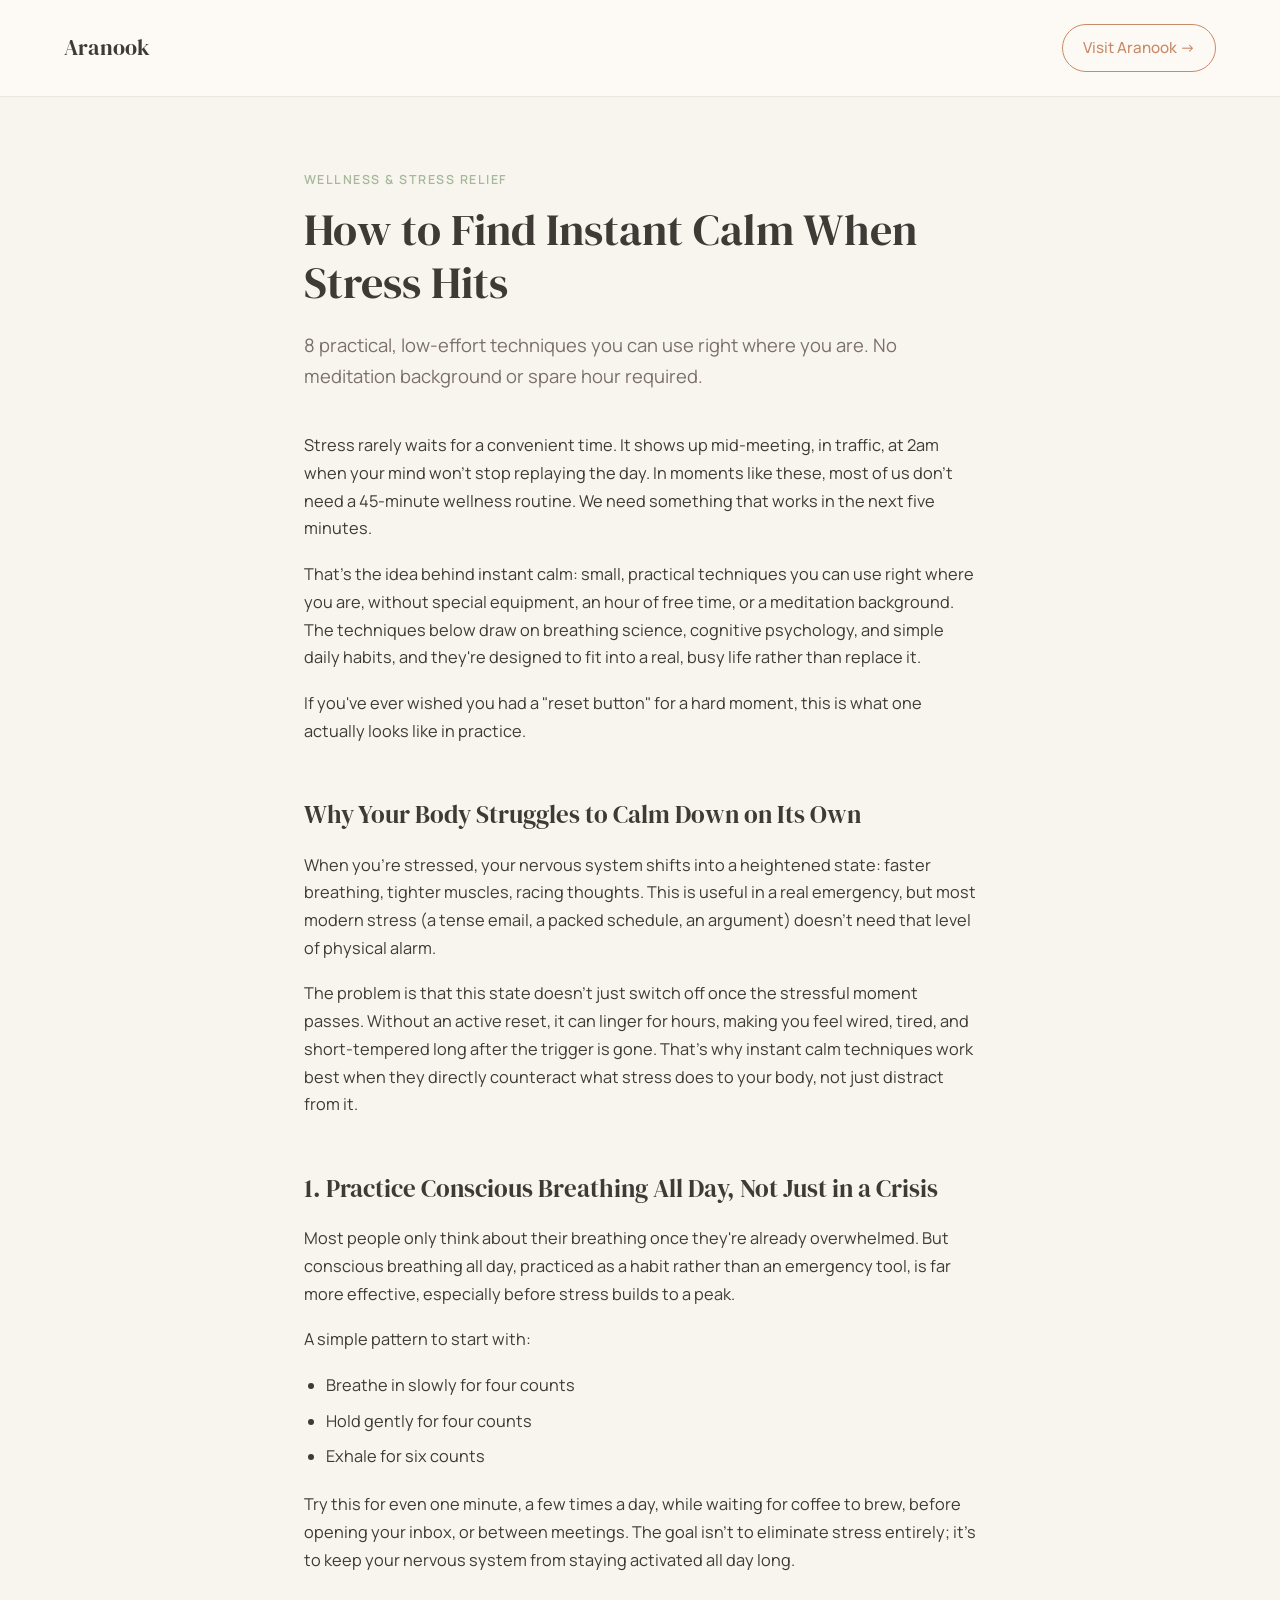
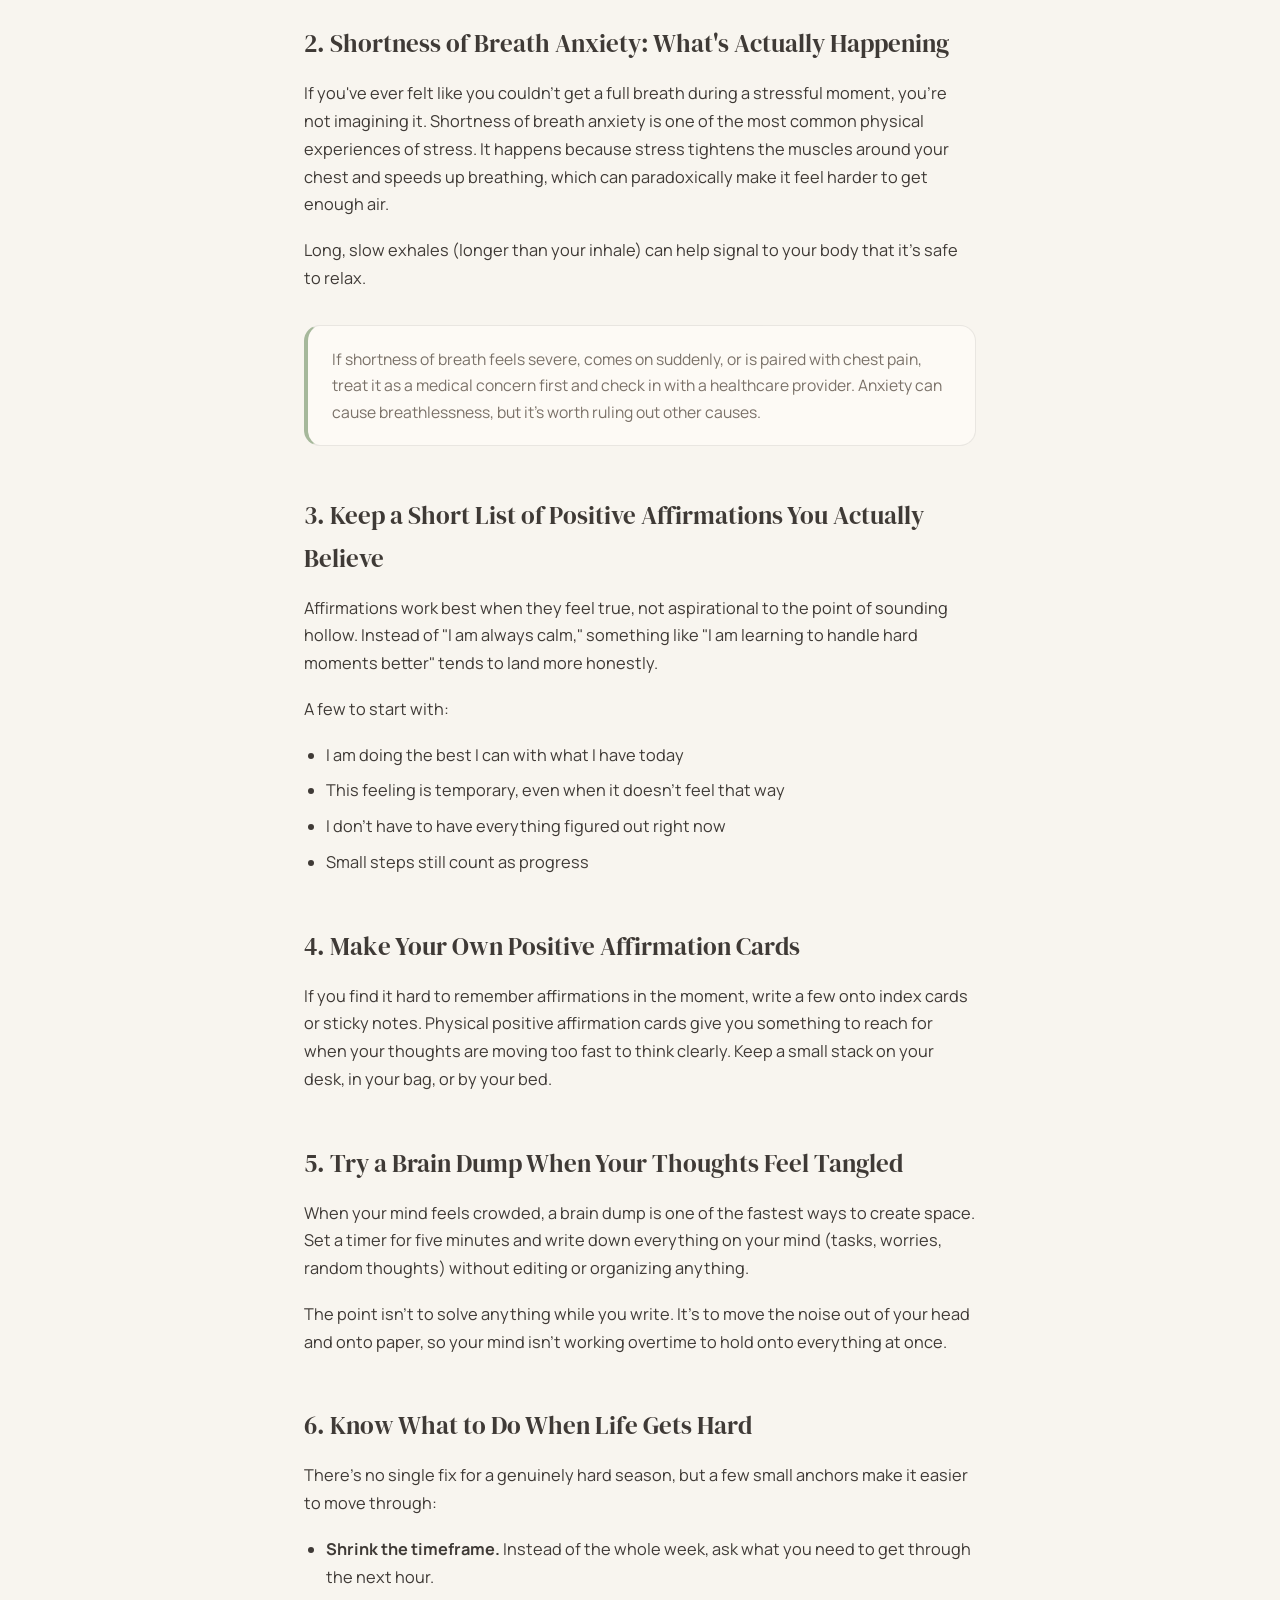
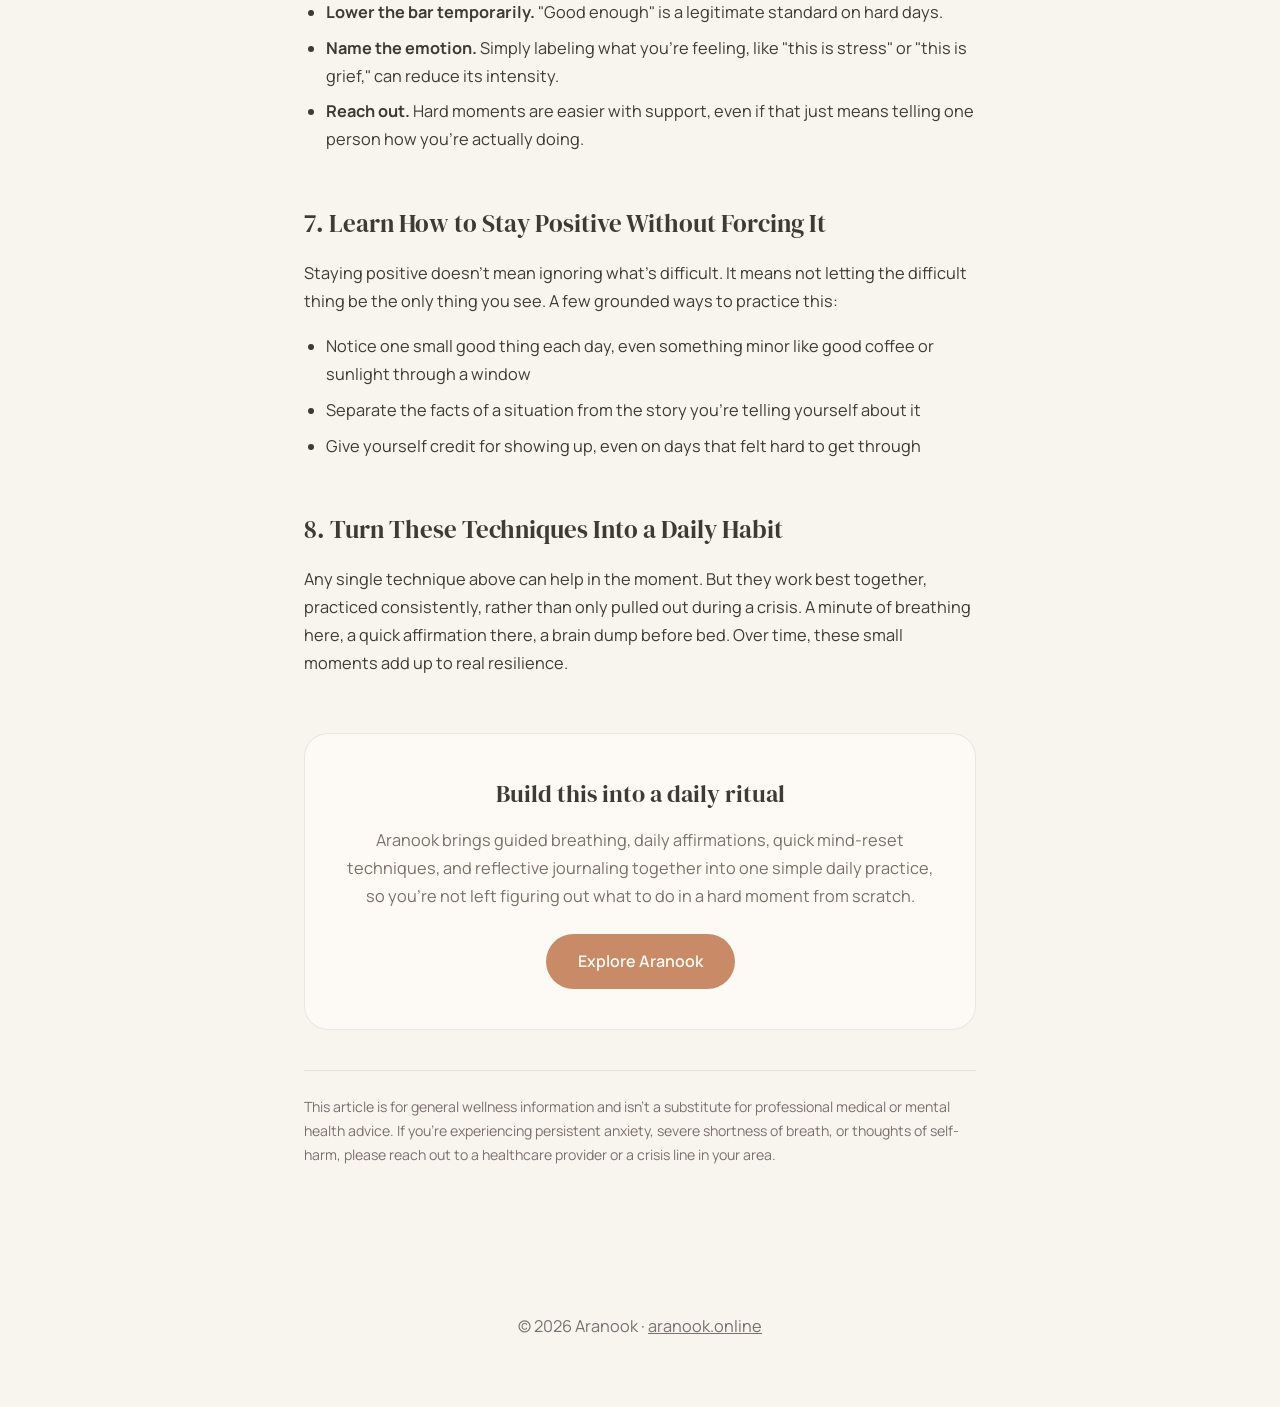
<file: ara Wellness web application design/public/blog/instant-calm-when-life-gets-hard.html>
<!DOCTYPE html>
<html lang="en">
<head>
<meta charset="UTF-8">
<meta name="viewport" content="width=device-width, initial-scale=1.0">
<title>How to Find Instant Calm When Stress Hits (8 Practical Techniques) | Aranook</title>
<meta name="description" content="Feeling overwhelmed? Try conscious breathing, a list of positive affirmations, and a quick brain dump: simple, science-informed ways to find instant calm.">
<link rel="preconnect" href="https://fonts.googleapis.com">
<link rel="preconnect" href="https://fonts.gstatic.com" crossorigin>
<link href="https://fonts.googleapis.com/css2?family=DM+Serif+Display:ital@0;1&family=Manrope:wght@300;400;500;600;700&display=swap" rel="stylesheet">
<style>
  :root {
    --background: #F8F5EF;
    --foreground: #3F3A36;
    --card: #FDFAF5;
    --primary: #C98A67;
    --primary-foreground: #FDFAF5;
    --secondary: #A6B89B;
    --muted: #EDE8DF;
    --muted-foreground: #7A7168;
    --accent: #E6D38A;
    --border: rgba(63, 58, 54, 0.10);
    --radius: 1rem;
  }
  * { box-sizing: border-box; }
  body {
    margin: 0;
    background: var(--background);
    color: var(--foreground);
    font-family: 'Manrope', sans-serif;
    font-weight: 400;
    line-height: 1.7;
    -webkit-font-smoothing: antialiased;
  }
  a { color: var(--primary); }
  header {
    display: flex;
    align-items: center;
    justify-content: space-between;
    padding: 24px clamp(20px, 6vw, 64px);
    border-bottom: 1px solid var(--border);
    background: var(--card);
  }
  .wordmark {
    font-family: 'DM Serif Display', serif;
    font-size: 1.4rem;
    text-decoration: none;
    color: var(--foreground);
    letter-spacing: 0.01em;
  }
  header a.back {
    font-family: 'Manrope', sans-serif;
    font-size: 0.95rem;
    font-weight: 500;
    text-decoration: none;
    color: var(--primary);
    padding: 10px 20px;
    border: 1px solid var(--primary);
    border-radius: 999px;
    transition: background 0.2s ease, color 0.2s ease;
    white-space: nowrap;
  }
  header a.back:hover { background: var(--primary); color: var(--primary-foreground); }

  main {
    max-width: 720px;
    margin: 0 auto;
    padding: clamp(32px, 6vw, 72px) 24px 96px;
  }
  .eyebrow {
    text-transform: uppercase;
    letter-spacing: 0.12em;
    font-size: 0.78rem;
    font-weight: 600;
    color: var(--secondary);
    margin: 0 0 14px;
  }
  h1 {
    font-family: 'DM Serif Display', serif;
    font-weight: 400;
    font-size: clamp(2rem, 5vw, 2.75rem);
    line-height: 1.2;
    margin: 0 0 20px;
    color: var(--foreground);
  }
  .lede {
    font-size: 1.15rem;
    color: var(--muted-foreground);
    margin: 0 0 40px;
  }
  h2 {
    font-family: 'DM Serif Display', serif;
    font-weight: 400;
    font-size: 1.55rem;
    margin: 48px 0 16px;
    color: var(--foreground);
  }
  p { margin: 0 0 18px; font-size: 1.02rem; }
  ul { margin: 0 0 20px; padding-left: 22px; }
  li { margin-bottom: 8px; font-size: 1.02rem; }
  .callout {
    background: var(--card);
    border: 1px solid var(--border);
    border-left: 4px solid var(--secondary);
    border-radius: var(--radius);
    padding: 20px 24px;
    margin: 32px 0;
    font-size: 0.98rem;
    color: var(--muted-foreground);
  }
  .cta {
    margin: 56px 0 8px;
    padding: 40px clamp(20px, 5vw, 40px);
    background: var(--card);
    border: 1px solid var(--border);
    border-radius: 1.5rem;
    text-align: center;
  }
  .cta h3 {
    font-family: 'DM Serif Display', serif;
    font-weight: 400;
    font-size: 1.5rem;
    margin: 0 0 12px;
  }
  .cta p { color: var(--muted-foreground); margin: 0 0 24px; }
  .cta-button {
    display: inline-block;
    background: var(--primary);
    color: var(--primary-foreground);
    text-decoration: none;
    font-weight: 600;
    padding: 14px 32px;
    border-radius: 999px;
    transition: opacity 0.2s ease;
  }
  .cta-button:hover { opacity: 0.88; }
  footer {
    text-align: center;
    padding: 32px 24px 48px;
    color: var(--muted-foreground);
    font-size: 0.85rem;
  }
  footer a { color: var(--muted-foreground); }
  .disclaimer {
    font-size: 0.88rem;
    color: var(--muted-foreground);
    border-top: 1px solid var(--border);
    padding-top: 24px;
    margin-top: 40px;
  }
</style>
</head>
<body>

<header>
  <a class="wordmark" href="https://www.aranook.online">Aranook</a>
  <a class="back" href="https://www.aranook.online">Visit Aranook →</a>
</header>

<main>
  <p class="eyebrow">Wellness &amp; Stress Relief</p>
  <h1>How to Find Instant Calm When Stress Hits</h1>
  <p class="lede">8 practical, low-effort techniques you can use right where you are. No meditation background or spare hour required.</p>

  <p>Stress rarely waits for a convenient time. It shows up mid-meeting, in traffic, at 2am when your mind won't stop replaying the day. In moments like these, most of us don't need a 45-minute wellness routine. We need something that works in the next five minutes.</p>

  <p>That's the idea behind instant calm: small, practical techniques you can use right where you are, without special equipment, an hour of free time, or a meditation background. The techniques below draw on breathing science, cognitive psychology, and simple daily habits, and they're designed to fit into a real, busy life rather than replace it.</p>

  <p>If you've ever wished you had a "reset button" for a hard moment, this is what one actually looks like in practice.</p>

  <h2>Why Your Body Struggles to Calm Down on Its Own</h2>
  <p>When you're stressed, your nervous system shifts into a heightened state: faster breathing, tighter muscles, racing thoughts. This is useful in a real emergency, but most modern stress (a tense email, a packed schedule, an argument) doesn't need that level of physical alarm.</p>
  <p>The problem is that this state doesn't just switch off once the stressful moment passes. Without an active reset, it can linger for hours, making you feel wired, tired, and short-tempered long after the trigger is gone. That's why instant calm techniques work best when they directly counteract what stress does to your body, not just distract from it.</p>

  <h2>1. Practice Conscious Breathing All Day, Not Just in a Crisis</h2>
  <p>Most people only think about their breathing once they're already overwhelmed. But conscious breathing all day, practiced as a habit rather than an emergency tool, is far more effective, especially before stress builds to a peak.</p>
  <p>A simple pattern to start with:</p>
  <ul>
    <li>Breathe in slowly for four counts</li>
    <li>Hold gently for four counts</li>
    <li>Exhale for six counts</li>
  </ul>
  <p>Try this for even one minute, a few times a day, while waiting for coffee to brew, before opening your inbox, or between meetings. The goal isn't to eliminate stress entirely; it's to keep your nervous system from staying activated all day long.</p>

  <h2>2. Shortness of Breath Anxiety: What's Actually Happening</h2>
  <p>If you've ever felt like you couldn't get a full breath during a stressful moment, you're not imagining it. Shortness of breath anxiety is one of the most common physical experiences of stress. It happens because stress tightens the muscles around your chest and speeds up breathing, which can paradoxically make it feel harder to get enough air.</p>
  <p>Long, slow exhales (longer than your inhale) can help signal to your body that it's safe to relax.</p>
  <div class="callout">If shortness of breath feels severe, comes on suddenly, or is paired with chest pain, treat it as a medical concern first and check in with a healthcare provider. Anxiety can cause breathlessness, but it's worth ruling out other causes.</div>

  <h2>3. Keep a Short List of Positive Affirmations You Actually Believe</h2>
  <p>Affirmations work best when they feel true, not aspirational to the point of sounding hollow. Instead of "I am always calm," something like "I am learning to handle hard moments better" tends to land more honestly.</p>
  <p>A few to start with:</p>
  <ul>
    <li>I am doing the best I can with what I have today</li>
    <li>This feeling is temporary, even when it doesn't feel that way</li>
    <li>I don't have to have everything figured out right now</li>
    <li>Small steps still count as progress</li>
  </ul>

  <h2>4. Make Your Own Positive Affirmation Cards</h2>
  <p>If you find it hard to remember affirmations in the moment, write a few onto index cards or sticky notes. Physical positive affirmation cards give you something to reach for when your thoughts are moving too fast to think clearly. Keep a small stack on your desk, in your bag, or by your bed.</p>

  <h2>5. Try a Brain Dump When Your Thoughts Feel Tangled</h2>
  <p>When your mind feels crowded, a brain dump is one of the fastest ways to create space. Set a timer for five minutes and write down everything on your mind (tasks, worries, random thoughts) without editing or organizing anything.</p>
  <p>The point isn't to solve anything while you write. It's to move the noise out of your head and onto paper, so your mind isn't working overtime to hold onto everything at once.</p>

  <h2>6. Know What to Do When Life Gets Hard</h2>
  <p>There's no single fix for a genuinely hard season, but a few small anchors make it easier to move through:</p>
  <ul>
    <li><strong>Shrink the timeframe.</strong> Instead of the whole week, ask what you need to get through the next hour.</li>
    <li><strong>Lower the bar temporarily.</strong> "Good enough" is a legitimate standard on hard days.</li>
    <li><strong>Name the emotion.</strong> Simply labeling what you're feeling, like "this is stress" or "this is grief," can reduce its intensity.</li>
    <li><strong>Reach out.</strong> Hard moments are easier with support, even if that just means telling one person how you're actually doing.</li>
  </ul>

  <h2>7. Learn How to Stay Positive Without Forcing It</h2>
  <p>Staying positive doesn't mean ignoring what's difficult. It means not letting the difficult thing be the only thing you see. A few grounded ways to practice this:</p>
  <ul>
    <li>Notice one small good thing each day, even something minor like good coffee or sunlight through a window</li>
    <li>Separate the facts of a situation from the story you're telling yourself about it</li>
    <li>Give yourself credit for showing up, even on days that felt hard to get through</li>
  </ul>

  <h2>8. Turn These Techniques Into a Daily Habit</h2>
  <p>Any single technique above can help in the moment. But they work best together, practiced consistently, rather than only pulled out during a crisis. A minute of breathing here, a quick affirmation there, a brain dump before bed. Over time, these small moments add up to real resilience.</p>

  <div class="cta">
    <h3>Build this into a daily ritual</h3>
    <p>Aranook brings guided breathing, daily affirmations, quick mind-reset techniques, and reflective journaling together into one simple daily practice, so you're not left figuring out what to do in a hard moment from scratch.</p>
    <a class="cta-button" href="https://www.aranook.online">Explore Aranook</a>
  </div>

  <p class="disclaimer">This article is for general wellness information and isn't a substitute for professional medical or mental health advice. If you're experiencing persistent anxiety, severe shortness of breath, or thoughts of self-harm, please reach out to a healthcare provider or a crisis line in your area.</p>
</main>

<footer>
  <p>&copy; 2026 Aranook &middot; <a href="https://www.aranook.online">aranook.online</a></p>
</footer>

</body>
</html>
</file>
